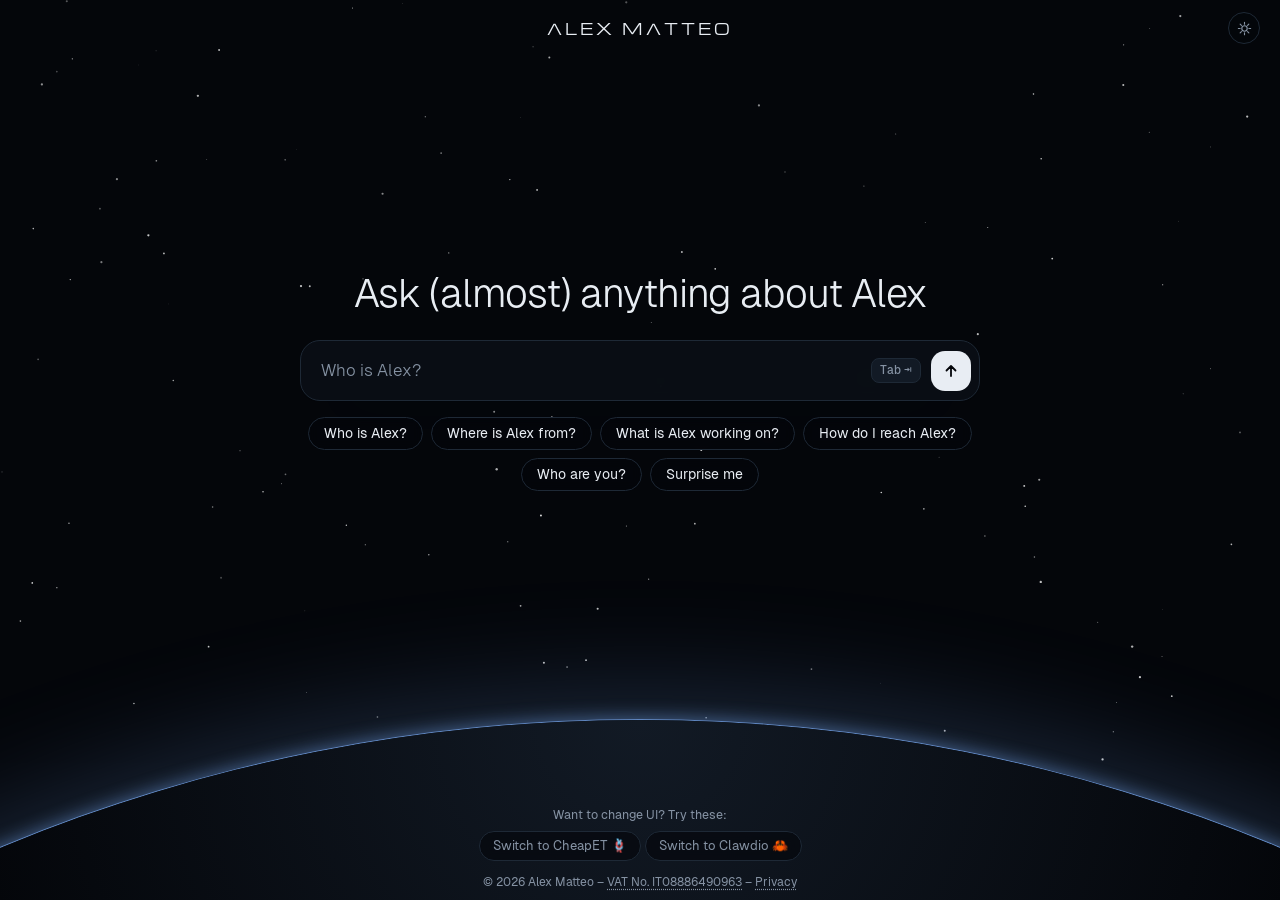
<file: index.html>
<!doctype html>
<!--
  So you got interested in how it works?
  You'll find nothing new here. But keep reading.
-->
<html lang="en" data-look="orbit">
<head>
  <meta charset="utf-8">
  <meta name="viewport" content="width=device-width, initial-scale=1, viewport-fit=cover">
  <title>Alex Matteo | Full-stack marketer</title>
  <meta name="description" content="Alex Matteo is a full-stack marketer based in Milan, specialized in paid advertising, media buying and conversion tracking.">
  <meta name="theme-color" content="#04060A">
  <!-- Not for search results. AI assistants get no such sign: see robots.txt. -->
  <meta name="googlebot" content="noindex">
  <meta name="bingbot" content="noindex">
  <meta property="og:type" content="website">
  <meta property="og:url" content="https://alexmatteo.me/">
  <meta property="og:title" content="Alex Matteo | Full-stack marketer">
  <meta property="og:description" content="Ask (almost) anything about Alex.">
  <meta property="og:image" content="https://alexmatteo.me/og-image.png">
  <meta name="twitter:card" content="summary_large_image">
  <link rel="icon" href="favicon.svg" type="image/svg+xml">
  <link rel="icon" href="favicon-32.png" type="image/png" sizes="32x32">
  <link rel="apple-touch-icon" href="apple-touch-icon.png">
  <link rel="preload" href="fonts/alex-wordmark.woff2" as="font" type="font/woff2" crossorigin>
  <link rel="preload" href="fonts/geist-300.woff2" as="font" type="font/woff2" crossorigin>
  <link rel="stylesheet" href="style.css">
  <script type="module" src="chat.js"></script>
</head>
<body>
  <div class="app is-empty" id="app">
    <!-- The sky. Only Alex's look has one; the other two work indoors. -->
    <div class="sky" aria-hidden="true">
      <canvas id="stars"></canvas>
      <canvas id="meteors"></canvas>
      <div class="planet"></div>
    </div>

    <header class="topbar">
      <button type="button" class="wordmark" id="wordmark" aria-label="Alex Matteo, start over">Alex Matteo</button>
      <button type="button" class="model-picker" id="model-picker" aria-haspopup="menu" aria-expanded="false">
        <span id="model-name">Aldebaran 5</span>
        <svg width="12" height="12" viewBox="0 0 12 12" aria-hidden="true"><path d="M3 4.5 6 7.5l3-3" fill="none" stroke="currentColor" stroke-width="1.5" stroke-linecap="round" stroke-linejoin="round"/></svg>
      </button>
      <div class="chat-title" id="chat-title"></div>
      <div class="topbar-actions">
        <button type="button" class="icon-button" id="new-chat" aria-label="New chat" title="New chat">
          <svg width="18" height="18" viewBox="0 0 20 20" aria-hidden="true"><path d="M9 3.5H5.5a2 2 0 0 0-2 2v9a2 2 0 0 0 2 2h9a2 2 0 0 0 2-2V11M14.2 3.3a1.6 1.6 0 0 1 2.3 2.3L10 12.1l-3 .8.8-3z" fill="none" stroke="currentColor" stroke-width="1.5" stroke-linecap="round" stroke-linejoin="round"/></svg>
        </button>
        <button type="button" class="look-switch" id="look-switch"><span id="look-switch-emoji" aria-hidden="true">🦀</span></button>
        <button type="button" class="icon-button theme-toggle" id="theme-toggle"></button>
      </div>
    </header>

    <main class="main">
      <div class="thread" id="thread">
        <div class="messages" id="messages" aria-live="polite"></div>
      </div>

      <div class="dock">
        <div class="dock-inner">
          <div class="hero">
            <h1 class="greeting"><span class="greeting-mark" aria-hidden="true">🦀</span><span id="greeting">Ask (almost) anything about Alex</span></h1>
          </div>

          <div class="limit-banner" id="limit-banner" hidden>
            <span id="limit-text"></span>
            <button type="button" id="upgrade">Upgrade now</button>
          </div>

          <form class="composer" id="composer" autocomplete="off">
            <textarea id="prompt" rows="1" aria-label="Your question" placeholder="Who is Alex?"></textarea>
            <!-- Attach files. Attaches nothing. Like most attachments. -->
            <p class="toast" id="toast" role="status" hidden></p>
            <button type="button" class="icon-button attach" id="attach" aria-label="Attach files">
              <svg width="18" height="18" viewBox="0 0 20 20" aria-hidden="true"><path d="M10 4v12M4 10h12" fill="none" stroke="currentColor" stroke-width="1.6" stroke-linecap="round"/></svg>
            </button>
            <!-- Takes the suggested question. Tab does the same, for people with keyboards and opinions. -->
            <button type="button" class="use" id="use" hidden><span class="use-keys">Tab ⇥</span><span class="use-touch">Use</span></button>
            <button type="button" class="model-inline" id="model-inline" aria-haspopup="menu" aria-expanded="false"><span id="model-inline-name">Epic 7</span> ⌄</button>
            <button type="submit" class="send" id="send" aria-label="Send">
              <svg width="16" height="16" viewBox="0 0 16 16" aria-hidden="true"><path d="M8 13V3M3.5 7.5 8 3l4.5 4.5" fill="none" stroke="currentColor" stroke-width="1.8" stroke-linecap="round" stroke-linejoin="round"/></svg>
            </button>
          </form>

          <div class="suggestions" id="suggestions">
            <button type="button">Who is Alex?</button>
            <button type="button">Where is Alex from?</button>
            <button type="button">What is Alex working on?</button>
            <button type="button">How do I reach Alex?</button>
            <button type="button">Who are you?</button>
            <button type="button">Surprise me</button>
          </div>

          <p class="disclaimer" id="disclaimer"></p>
        </div>
      </div>
    </main>

    <footer class="page-footer">
      <div class="looks">
        <p class="looks-hint">Want to change UI? Try these:</p>
        <button type="button" class="look-option" id="look-option-1">Switch to CheapET 🪢</button>
        <button type="button" class="look-option" id="look-option-2">Switch to Clawdio 🦀</button>
      </div>
      <!-- Required by Italian law. Also, hi, tax office. -->
      <p class="legal">© <span id="year">2026</span> Alex Matteo – <button type="button" class="vat" id="vat" title="Copy">VAT No. IT08886490963</button> – <button type="button" class="privacy-link" id="privacy-link">Privacy</button></p>
    </footer>
  </div>

  <div class="model-menu" id="model-menu" role="menu" aria-label="Choose a model" hidden></div>

  <noscript>
    <p style="text-align:center">This assistant runs on JavaScript. Turn it on, or ask Alex in person.</p>
  </noscript>
</body>
</html>
</file>
<file: style.css>
/*
 * Still here? These are just colors and margins.
 * Nobody ever got hired for their margins. Keep scrolling anyway.
 */

/* ---------- Fonts ----------
 * All hosted right here. No font CDN gets to know you visited.
 * "Alex Wordmark" is Michroma with its V turned upside down to make the A. Licenses in /fonts. */

@font-face {
  font-family: "Alex Wordmark";
  src: url("fonts/alex-wordmark.woff2") format("woff2");
  font-weight: 400;
  font-display: swap;
}

@font-face {
  font-family: "Geist";
  src: url("fonts/geist-300.woff2") format("woff2");
  font-weight: 300;
  font-display: swap;
}

@font-face {
  font-family: "Geist";
  src: url("fonts/geist-400.woff2") format("woff2");
  font-weight: 400;
  font-display: swap;
}

@font-face {
  font-family: "Geist";
  src: url("fonts/geist-500.woff2") format("woff2");
  font-weight: 500;
  font-display: swap;
}

@font-face {
  font-family: "Source Serif 4";
  src: url("fonts/source-serif-4-300.woff2") format("woff2");
  font-weight: 300;
  font-display: swap;
}

@font-face {
  font-family: "Source Serif 4";
  src: url("fonts/source-serif-4-400.woff2") format("woff2");
  font-weight: 400;
  font-display: swap;
}

@font-face {
  font-family: "Source Serif 4";
  src: url("fonts/source-serif-4-400-italic.woff2") format("woff2");
  font-weight: 400;
  font-style: italic;
  font-display: swap;
}

/* ---------- Tokens ----------
 * Three looks. "orbit" (the default) is night unless the visitor asks for day.
 * "knot" and "crab" have light and dark palettes that follow the visitor's system setting. */

:root,
:root[data-look="knot"] {
  --bg: #FFFFFF;
  --fg: #0D0D0D;
  --reply: #0D0D0D;
  --muted: #6B6B6B;
  --bubble: #F4F4F4;
  --composer-bg: #FFFFFF;
  --composer-border: #E3E3E3;
  --composer-shadow: 0 4px 18px rgba(0, 0, 0, .06);
  --line: #E3E3E3;
  --send-bg: #0D0D0D;
  --send-fg: #FFFFFF;
  --hover: #F0F0F0;
  color-scheme: light;
}

:root[data-look="crab"] {
  --bg: #FAF9F5;
  --fg: #141413;
  --reply: #3D3929;
  --muted: #73726C;
  --bubble: #F0EEE6;
  --composer-bg: #FFFFFF;
  --composer-border: #E6E3D8;
  --composer-shadow: 0 4px 20px rgba(60, 50, 30, .07);
  --line: #E6E3D8;
  --send-bg: #D97757;
  --send-fg: #FFFFFF;
  --hover: #F0EEE6;
}

@media (prefers-color-scheme: dark) {
  :root:not([data-theme="light"]),
  :root:not([data-theme="light"])[data-look="knot"] {
    --bg: #212121;
    --fg: #ECECEC;
    --reply: #ECECEC;
    --muted: #A0A0A0;
    --bubble: #303030;
    --composer-bg: #303030;
    --composer-border: #3A3A3A;
    --composer-shadow: none;
    --line: #424242;
    --send-bg: #ECECEC;
    --send-fg: #0D0D0D;
    --hover: #2F2F2F;
    color-scheme: dark;
  }

  :root:not([data-theme="light"])[data-look="crab"] {
    --bg: #262624;
    --fg: #FAF9F5;
    --reply: #E8E6DC;
    --muted: #A3A198;
    --bubble: #141413;
    --composer-bg: #30302E;
    --composer-border: #3E3E3A;
    --composer-shadow: none;
    --line: #3E3E3A;
    --send-bg: #D97757;
    --send-fg: #FFFFFF;
    --hover: #30302E;
    color-scheme: dark;
  }
}

:root[data-theme="dark"],
:root[data-theme="dark"][data-look="knot"] {
  --bg: #212121;
  --fg: #ECECEC;
  --reply: #ECECEC;
  --muted: #A0A0A0;
  --bubble: #303030;
  --composer-bg: #303030;
  --composer-border: #3A3A3A;
  --composer-shadow: none;
  --line: #424242;
  --send-bg: #ECECEC;
  --send-fg: #0D0D0D;
  --hover: #2F2F2F;
  color-scheme: dark;
}

:root[data-theme="dark"][data-look="crab"] {
  --bg: #262624;
  --fg: #FAF9F5;
  --reply: #E8E6DC;
  --muted: #A3A198;
  --bubble: #141413;
  --composer-bg: #30302E;
  --composer-border: #3E3E3A;
  --composer-shadow: none;
  --line: #3E3E3A;
  --send-bg: #D97757;
  --send-fg: #FFFFFF;
  --hover: #30302E;
  color-scheme: dark;
}

/* Orbit comes after the others so it wins, whatever the system setting says. */

:root[data-look="orbit"] {
  --bg: #04060A;
  --fg: #E8EDF3;
  --reply: #E8EDF3;
  --muted: #8592A3;
  --bubble: #121A25;
  --composer-bg: color-mix(in srgb, #0B1017 86%, transparent);
  --composer-border: #1E2936;
  --composer-shadow: 0 20px 60px -30px color-mix(in srgb, var(--glow) 40%, transparent);
  --line: #1E2936;
  --send-bg: #E8EDF3;
  --send-fg: #04060A;
  --hover: #121A25;
  --glow: #7FB2FF;
  --sky: #04060A;
  --sun: none;
  --surface: radial-gradient(circle at 50% 0, #121A25, #04060A 18%);
  --stars: 1;
  --sans: "Geist", ui-sans-serif, -apple-system, system-ui, "Segoe UI", sans-serif;
  color-scheme: dark;
}

:root[data-look="orbit"][data-theme="light"] {
  --bg: #F2F7FD;
  --fg: #0A1220;
  --reply: #0A1220;
  --muted: #4D5D74;
  --bubble: #F3F7FC;
  --composer-bg: color-mix(in srgb, #FFFFFF 86%, transparent);
  --composer-border: #C9D8EA;
  --line: #C9D8EA;
  --send-bg: #0A1220;
  --send-fg: #FFFFFF;
  --hover: #E6EFFA;
  --glow: #3B7FE6;
  --sky: linear-gradient(180deg, #5E97E6 0%, #9CC3F2 42%, #DCEAFA 78%, #F2F7FD 100%);
  --sun: radial-gradient(circle at 86% 6%, #FFFFFF 0, rgba(255, 255, 255, .85) 2.5%, rgba(255, 248, 225, .35) 10%, rgba(255, 255, 255, 0) 32%);
  --surface: radial-gradient(circle at 50% 0, #FFFFFF, #EEF5FD 12%, #DCE9F8 30%);
  --stars: 0;
  color-scheme: light;
}

:root {
  --code-bg: color-mix(in srgb, var(--fg) 5%, var(--bg));
  --error: #C5221F;
  --sans: ui-sans-serif, -apple-system, system-ui, "Segoe UI", Helvetica, Arial, sans-serif;
  --serif: "Source Serif 4", Georgia, "Times New Roman", serif;
  --wordmark: "Alex Wordmark", "Geist", var(--sans);
  --mono: ui-monospace, SFMono-Regular, Menlo, Consolas, monospace;
}

/* ---------- Page ---------- */

* {
  box-sizing: border-box;
}

html,
body {
  height: 100%;
}

body {
  margin: 0;
  background: var(--bg);
  color: var(--fg);
  font-family: var(--sans);
  -webkit-font-smoothing: antialiased;
  transition: background-color .35s, color .35s;
}

button {
  font: inherit;
  color: inherit;
  -webkit-tap-highlight-color: transparent;
}

:focus-visible {
  outline: 2px solid var(--fg);
  outline-offset: 2px;
}

.app {
  height: 100%;
  height: 100dvh;
  display: flex;
  flex-direction: column;
}

/* ---------- Top bar ---------- */

.topbar {
  display: flex;
  align-items: center;
  justify-content: space-between;
  gap: 12px;
  min-height: 56px;
  padding: 10px 16px;
}

.model-picker {
  display: flex;
  align-items: center;
  gap: 6px;
  padding: 6px 10px;
  border: 0;
  border-radius: 10px;
  background: transparent;
  font-size: 18px;
  font-weight: 500;
  white-space: nowrap;
  cursor: pointer;
}

.model-picker:hover {
  background: var(--hover);
}

.model-picker svg {
  opacity: .55;
}

.chat-title {
  flex: 1;
  min-width: 0;
  overflow: hidden;
  font-size: 14px;
  color: var(--muted);
  text-align: center;
  white-space: nowrap;
  text-overflow: ellipsis;
  opacity: 0;
  transition: opacity .6s;
}

.chat-title.is-visible {
  opacity: 1;
}

.topbar-actions {
  display: flex;
  gap: 6px;
}

.icon-button {
  display: grid;
  place-items: center;
  width: 36px;
  height: 36px;
  border: 0;
  border-radius: 10px;
  background: transparent;
  color: var(--muted);
  cursor: pointer;
}

.icon-button:hover {
  background: var(--hover);
  color: var(--fg);
}

.look-switch {
  display: grid;
  place-items: center;
  width: 36px;
  height: 36px;
  border: 1px solid var(--composer-border);
  border-radius: 50%;
  background: var(--composer-bg);
  font-size: 18px;
  line-height: 1;
  cursor: pointer;
  transition: transform .25s;
}

.look-switch:hover {
  transform: rotate(-12deg) scale(1.08);
}

/* ---------- Layout ---------- */

.main {
  flex: 1;
  min-height: 0;
  display: flex;
  flex-direction: column;
}

.thread {
  flex: 1;
  min-height: 0;
  overflow-y: auto;
  padding: 8px 16px 0;
}

.messages,
.dock-inner {
  width: min(760px, 100%);
  margin-inline: auto;
}

.messages {
  display: flex;
  flex-direction: column;
  gap: 22px;
  padding-bottom: 24px;
}

.dock {
  padding: 0 16px calc(12px + env(safe-area-inset-bottom, 0px));
}

.dock-inner {
  display: flex;
  flex-direction: column;
  gap: 12px;
}

.app.is-empty .thread {
  display: none;
}

.app.is-empty .main {
  justify-content: center;
  padding-bottom: 8vh;
}

.app:not(.is-empty) .hero {
  display: none;
}

/* ---------- Greeting ---------- */

.hero {
  --greeting-size: clamp(2rem, 5.2vw, 3.6rem);
  display: flex;
  align-items: flex-end;
  justify-content: center;
  min-height: calc(var(--greeting-size) * 2.3);
  padding-bottom: 14px;
  text-align: center;
}

.greeting {
  display: inline-flex;
  align-items: center;
  gap: .3em;
  margin: 0;
  font-size: var(--greeting-size);
  font-weight: 600;
  line-height: 1.08;
  letter-spacing: -.025em;
  text-wrap: balance;
}

.greeting-mark {
  display: none;
}

:root[data-look="crab"] .greeting {
  font-family: var(--serif);
  font-weight: 300;
  letter-spacing: -.015em;
}

:root[data-look="crab"] .greeting-mark {
  display: inline-block;
  font-size: .8em;
}

/* ---------- Limit banner ---------- */

.limit-banner {
  display: flex;
  align-items: center;
  justify-content: space-between;
  gap: 12px;
  padding: 10px 10px 10px 16px;
  border: 1px solid var(--line);
  border-radius: 16px;
  background: var(--code-bg);
  font-size: 14px;
  line-height: 1.4;
}

.limit-banner[hidden] {
  display: none;
}

/* ---------- Composer ---------- */

.composer {
  display: grid;
  grid-template-columns: auto 1fr auto;
  grid-template-areas: "attach prompt send";
  align-items: end;
  gap: 6px;
  padding: 8px 8px 8px 10px;
  border: 1px solid var(--composer-border);
  border-radius: 28px;
  background: var(--composer-bg);
  box-shadow: var(--composer-shadow);
  transition: background-color .35s, border-color .35s, border-radius .35s;
  position: relative;
}

.composer textarea {
  grid-area: prompt;
  min-width: 0;
  max-height: 9em;
  padding: 7px 4px;
  border: 0;
  outline: none;
  resize: none;
  background: transparent;
  color: var(--fg);
  font: 16px/1.5 var(--sans);
}

.composer textarea::placeholder {
  color: var(--muted);
}

.composer textarea:disabled {
  cursor: not-allowed;
}

.composer .attach {
  grid-area: attach;
}

.model-inline {
  grid-area: model;
  display: none;
  margin-bottom: 2px;
  padding: 6px 8px;
  border: 0;
  border-radius: 8px;
  background: transparent;
  color: var(--muted);
  font-size: 14px;
  white-space: nowrap;
  cursor: pointer;
}

.model-inline:hover {
  background: var(--hover);
  color: var(--fg);
}

.send {
  grid-area: send;
  display: grid;
  place-items: center;
  width: 36px;
  height: 36px;
  border: 0;
  border-radius: 50%;
  background: var(--send-bg);
  color: var(--send-fg);
  cursor: pointer;
  transition: opacity .2s, border-radius .35s, background-color .35s;
}

.send:disabled {
  opacity: .3;
  cursor: default;
}

:root[data-look="crab"] .composer {
  grid-template-columns: auto 1fr auto auto;
  grid-template-areas:
    "prompt prompt prompt prompt"
    "attach . model send";
  row-gap: 8px;
  padding: 12px 12px 10px 14px;
  border-radius: 20px;
}

:root[data-look="crab"] .model-inline {
  display: block;
}

:root[data-look="crab"] .send {
  width: 34px;
  height: 34px;
  border-radius: 10px;
}

:root[data-look="crab"] .composer .attach {
  width: 32px;
  height: 32px;
  border: 1px solid var(--composer-border);
  border-radius: 9px;
}

/* Takes the suggested question. Only orbit suggests one. */

.use {
  display: none;
  grid-area: use;
  align-self: center;
  padding: 3px 8px;
  border: 1px solid var(--composer-border);
  border-radius: 8px;
  background: var(--bubble);
  color: var(--muted);
  font: 500 11.5px/1.4 var(--sans);
  white-space: nowrap;
  cursor: pointer;
}

.use:hover {
  color: var(--fg);
}

.use-touch {
  display: none;
}

@media (hover: none) {
  .use-keys {
    display: none;
  }

  .use-touch {
    display: inline;
  }
}

/* The attach button's excuse, in a bubble above it */

.toast {
  position: absolute;
  left: 0;
  bottom: calc(100% + 10px);
  max-width: min(360px, 100%);
  margin: 0;
  padding: 9px 14px;
  border-radius: 14px;
  background: var(--fg);
  color: var(--bg);
  font-size: 13.5px;
  line-height: 1.4;
  box-shadow: 0 8px 28px rgba(0, 0, 0, .18);
  pointer-events: none;
  animation: pop .2s ease-out;
}

.toast[hidden] {
  display: none;
}

@keyframes pop {
  from { opacity: 0; transform: translateY(4px); }
}

/* ---------- Footer: the other looks, and the legal line ----------
 * The parodies only show it on a brand-new chat. Orbit keeps it for the whole visit. */

.page-footer {
  display: grid;
  justify-items: center;
  gap: 8px;
  padding: 4px 16px calc(10px + env(safe-area-inset-bottom, 0px));
}

.app:not(.is-empty) .page-footer {
  display: none;
}

.looks {
  display: flex;
  flex-wrap: wrap;
  justify-content: center;
  gap: 4px;
}

.looks-hint {
  flex-basis: 100%;
  margin: 0 0 4px;
  font-size: 12.5px;
  color: var(--muted);
  text-align: center;
}

.look-option {
  padding: 6px 12px;
  border: 0;
  border-radius: 999px;
  background: transparent;
  color: var(--muted);
  font-size: 13.5px;
  cursor: pointer;
}

.look-option:hover {
  background: var(--hover);
  color: var(--fg);
}

.legal {
  margin: 0;
  font-size: 12px;
  color: var(--muted);
  text-align: center;
}

.vat,
.privacy-link {
  padding: 0;
  border: 0;
  background: transparent;
  color: inherit;
  font: inherit;
  text-decoration: underline dotted;
  text-underline-offset: 3px;
  cursor: pointer;
}

.vat {
  cursor: copy;
}

.vat:hover,
.privacy-link:hover {
  color: var(--fg);
}

/* ---------- Suggestions and disclaimer ---------- */

.suggestions {
  display: flex;
  flex-wrap: wrap;
  justify-content: center;
  gap: 8px;
}

.suggestions button {
  padding: 8px 14px;
  border: 1px solid var(--line);
  border-radius: 999px;
  background: transparent;
  color: var(--fg);
  font-size: 14px;
  cursor: pointer;
  transition: background-color .2s;
}

.suggestions button:hover {
  background: var(--hover);
}

.suggestions button:disabled {
  opacity: .45;
  cursor: not-allowed;
}

:root[data-look="crab"] .suggestions button {
  border-radius: 10px;
  color: var(--muted);
}

:root[data-look="crab"] .suggestions button:hover {
  color: var(--fg);
}

.disclaimer {
  margin: 0;
  font-size: 12px;
  color: var(--muted);
  text-align: center;
}

/* ---------- Messages ---------- */

.user-message {
  align-self: flex-end;
  max-width: 80%;
  padding: 10px 16px;
  border-radius: 20px;
  background: var(--bubble);
  font-size: 16px;
  line-height: 1.5;
  white-space: pre-wrap;
  overflow-wrap: anywhere;
  transition: background-color .35s;
}

:root[data-look="crab"] .user-message {
  border-radius: 14px;
}

.bot-message {
  max-width: 68ch;
  color: var(--reply);
  overflow-wrap: anywhere;
}

.bot-message .body {
  font-size: 16px;
  line-height: 1.7;
}

.bot-message[data-look="crab"] .body {
  font-family: var(--serif);
  font-size: 17px;
  line-height: 1.65;
}

.bot-message .body > * {
  margin: 0 0 .75em;
}

.bot-message .body > :last-child {
  margin-bottom: 0;
}

.bot-message .body h3 {
  margin-top: 1em;
  font-size: 1.1em;
  font-weight: 600;
}

.bot-message .body ul {
  padding-left: 1.3em;
}

.bot-message .body li + li {
  margin-top: .25em;
}

.system-note {
  align-self: center;
  padding: 4px 12px;
  border: 1px solid var(--line);
  border-radius: 999px;
  font-size: 12.5px;
  color: var(--muted);
}

/* Code blocks, used for the email recap */

.code {
  margin: 0 0 .75em;
  overflow: hidden;
  border: 1px solid var(--line);
  border-radius: 12px;
  background: var(--code-bg);
  font-family: var(--sans);
}

.code-head {
  display: flex;
  align-items: center;
  justify-content: space-between;
  padding: 6px 8px 6px 14px;
  border-bottom: 1px solid var(--line);
  font-size: 12.5px;
  color: var(--muted);
}

.code-head button {
  padding: 4px 8px;
  border: 0;
  border-radius: 6px;
  background: transparent;
  color: var(--muted);
  font-size: 12.5px;
  cursor: pointer;
}

.code-head button:hover {
  background: var(--hover);
  color: var(--fg);
}

.code pre {
  margin: 0;
  padding: 12px 14px;
  overflow-x: auto;
  color: var(--fg);
  font: 13.5px/1.6 var(--mono);
  white-space: pre-wrap;
  overflow-wrap: anywhere;
}

/* Extras around a reply: memory note, reasoning, sources, buttons, errors */

.memory-note {
  display: flex;
  align-items: center;
  gap: 6px;
  margin: 0 0 8px;
  font-family: var(--sans);
  font-size: 13px;
  color: var(--muted);
}

.reasoning-toggle {
  display: inline-flex;
  align-items: center;
  gap: 4px;
  margin: 0 0 8px;
  padding: 0;
  border: 0;
  background: transparent;
  color: var(--muted);
  font-size: 14px;
  cursor: pointer;
}

.reasoning-toggle:hover {
  color: var(--fg);
}

.reasoning {
  margin: 0 0 12px;
  padding-left: 12px;
  border-left: 2px solid var(--line);
  color: var(--muted);
  font-family: var(--sans);
  font-size: 14px;
  font-style: italic;
  line-height: 1.55;
}

.sources {
  display: flex;
  flex-wrap: wrap;
  align-items: center;
  gap: 6px;
  margin-top: 12px;
  font-family: var(--sans);
}

.sources span {
  padding: 3px 10px;
  border: 1px solid var(--line);
  border-radius: 999px;
  font-size: 12px;
  color: var(--muted);
}

.sources .sources-label {
  padding-left: 0;
  border: 0;
  font-weight: 500;
}

.pill-button,
.limit-banner button {
  flex: none;
  padding: 8px 16px;
  border: 0;
  border-radius: 999px;
  background: var(--send-bg);
  color: var(--send-fg);
  font: 500 14px var(--sans);
  cursor: pointer;
}

.pill-button {
  margin: 12px 8px 0 0;
}

:root[data-look="crab"] .pill-button,
:root[data-look="crab"] .limit-banner button {
  border-radius: 9px;
}

.error {
  display: flex;
  flex-wrap: wrap;
  align-items: center;
  gap: 10px;
  padding: 10px 14px;
  border: 1px solid color-mix(in srgb, var(--error) 35%, transparent);
  border-radius: 12px;
  color: var(--error);
  font-family: var(--sans);
  font-size: 14px;
}

.error button {
  padding: 4px 12px;
  border: 1px solid currentColor;
  border-radius: 999px;
  background: transparent;
  color: inherit;
  font-size: 13px;
  cursor: pointer;
}

.actions {
  display: flex;
  gap: 2px;
  margin: 8px 0 0 -8px;
  opacity: 0;
  transition: opacity .3s;
}

.bot-message.is-done .actions {
  opacity: 1;
}

.actions .icon-button {
  width: 30px;
  height: 30px;
  border-radius: 8px;
}

.actions .icon-button[aria-pressed="true"] {
  color: var(--fg);
}

/* ---------- Thinking indicators ---------- */

.thinking {
  display: flex;
  align-items: center;
  gap: 10px;
  min-height: 27px;
  font-size: 15px;
  color: var(--muted);
}

.thinking .dot {
  width: 12px;
  height: 12px;
  border-radius: 50%;
  background: var(--fg);
  animation: pulse 1s ease-in-out infinite;
}

.thinking .shimmer {
  background: linear-gradient(90deg, var(--muted) 30%, var(--fg) 50%, var(--muted) 70%);
  background-size: 200% 100%;
  -webkit-background-clip: text;
  background-clip: text;
  color: transparent;
  animation: shimmer 1.6s linear infinite;
}

.thinking .crab {
  display: inline-block;
  font-size: 20px;
  animation: scuttle .5s ease-in-out infinite alternate;
}

.thinking .verb {
  font-family: var(--serif);
  font-style: italic;
}

@keyframes pulse {
  50% { transform: scale(.6); opacity: .5; }
}

@keyframes shimmer {
  from { background-position: 100% 0; }
  to { background-position: -100% 0; }
}

@keyframes scuttle {
  from { transform: translateX(-3px) rotate(-8deg); }
  to { transform: translateX(3px) rotate(8deg); }
}

/* ---------- Orbit ----------
 * Alex's own look: a night sky over a planet, and a prompt in the middle.
 * The parody furniture (model pickers, attach button, disclaimers) stays in the parodies. */

.sky,
.wordmark,
.theme-toggle {
  display: none;
}

.topbar,
.main,
.page-footer {
  position: relative;
  z-index: 1;
}

:root[data-look="orbit"] .sky {
  display: block;
  position: fixed;
  inset: 0;
  z-index: 0;
  overflow: hidden;
  pointer-events: none;
  background: var(--sky);
}

.sky::after {
  content: "";
  position: absolute;
  inset: 0;
  background: var(--sun);
}

.sky canvas {
  position: absolute;
  inset: 0;
  width: 100%;
  height: 100%;
  opacity: var(--stars);
  transition: opacity .8s;
}

/* The planet sets once the conversation starts */
.planet {
  position: absolute;
  top: calc(100% - 20vh);
  left: 50%;
  width: 260vmax;
  height: 260vmax;
  border-radius: 50%;
  background: var(--surface);
  box-shadow:
    0 0 0 1px color-mix(in srgb, var(--glow) 60%, transparent),
    0 -6px 18px -4px color-mix(in srgb, var(--glow) 45%, transparent),
    0 -40px 120px -20px color-mix(in srgb, var(--glow) 22%, transparent);
  transform: translateX(-50%);
  transition: top 1.6s cubic-bezier(.6, 0, .2, 1), opacity 1.6s;
}

.app:not(.is-empty) .planet {
  top: calc(100% + 6vh);
  opacity: .5;
}

/* The name sits dead center, whatever the buttons on the right are doing */
:root[data-look="orbit"] .wordmark {
  display: block;
  position: absolute;
  top: 50%;
  left: 50%;
  transform: translate(-50%, -50%);
  padding: 0;
  border: 0;
  background: transparent;
  color: var(--fg);
  font: 400 15px/1 var(--wordmark);
  letter-spacing: .2em;
  text-transform: uppercase;
  white-space: nowrap;
}

:root[data-look="orbit"] .app:not(.is-empty) .wordmark {
  cursor: pointer;
}

:root[data-look="orbit"] .theme-toggle {
  display: grid;
  width: 32px;
  height: 32px;
  border: 1px solid var(--line);
  border-radius: 50%;
  background: color-mix(in srgb, var(--bg) 60%, transparent);
}

:root[data-look="orbit"] .model-picker,
:root[data-look="orbit"] .chat-title,
:root[data-look="orbit"] .look-switch,
:root[data-look="orbit"] .attach,
:root[data-look="orbit"] .model-inline,
:root[data-look="orbit"] .disclaimer,
:root[data-look="orbit"] .app.is-empty #new-chat {
  display: none;
}

:root[data-look="orbit"] .topbar {
  padding: 12px 20px;
}

:root[data-look="orbit"] .topbar-actions {
  margin-left: auto;
}

:root[data-look="orbit"] .messages,
:root[data-look="orbit"] .dock-inner {
  width: min(680px, 100%);
}

:root[data-look="orbit"] .hero {
  min-height: 0;
  padding-bottom: 8px;
}

:root[data-look="orbit"] .greeting {
  font-size: clamp(26px, 4.2vw, 40px);
  font-weight: 300;
  line-height: 1.15;
  letter-spacing: -.025em;
}

:root[data-look="orbit"] .dock-inner {
  gap: 16px;
}

:root[data-look="orbit"] .composer {
  grid-template-columns: 1fr auto auto;
  grid-template-areas: "prompt use send";
  align-items: center;
  gap: 10px;
  padding: 8px 8px 8px 20px;
  border-radius: 20px;
  -webkit-backdrop-filter: blur(10px);
  backdrop-filter: blur(10px);
}

:root[data-look="orbit"] .composer:focus-within {
  border-color: color-mix(in srgb, var(--glow) 55%, var(--composer-border));
}

:root[data-look="orbit"] .composer textarea {
  padding: 9px 0;
  font-size: 17px;
  font-weight: 300;
}

:root[data-look="orbit"] .use {
  display: block;
}

:root[data-look="orbit"] .use[hidden] {
  display: none;
}

:root[data-look="orbit"] .send {
  width: 40px;
  height: 40px;
  border-radius: 14px;
}

:root[data-look="orbit"] .app:not(.is-empty) .suggestions {
  display: none;
}

:root[data-look="orbit"] .suggestions button {
  padding: 7px 15px;
  background: color-mix(in srgb, var(--bg) 60%, transparent);
  -webkit-backdrop-filter: blur(6px);
  backdrop-filter: blur(6px);
}

:root[data-look="orbit"] .suggestions button:hover {
  border-color: var(--muted);
  background: color-mix(in srgb, var(--bg) 60%, transparent);
}

:root[data-look="orbit"] .user-message {
  padding: 9px 16px;
  border: 1px solid var(--line);
  border-radius: 16px 16px 4px 16px;
}

.bot-message[data-look="orbit"] {
  max-width: 62ch;
}

.bot-message[data-look="orbit"] .body {
  font-size: 16.5px;
  line-height: 1.65;
}

.bot-message[data-look="orbit"] .actions {
  display: none;
}

.thinking .plotting {
  font-size: 13px;
}

.thinking .plotting::after {
  content: "▍";
  margin-left: 4px;
  animation: blink 1s steps(1) infinite;
}

@keyframes blink {
  50% { opacity: 0; }
}

:root[data-look="orbit"] .page-footer,
:root[data-look="orbit"] .app:not(.is-empty) .page-footer {
  display: grid;
  gap: 14px;
  padding-top: 18px;
}

:root[data-look="orbit"] .look-option {
  padding: 6px 13px;
  border: 1px solid var(--line);
  background: color-mix(in srgb, var(--bg) 60%, transparent);
  font-size: 13px;
  -webkit-backdrop-filter: blur(6px);
  backdrop-filter: blur(6px);
}

:root[data-look="orbit"] .look-option:hover {
  border-color: var(--muted);
  background: color-mix(in srgb, var(--bg) 60%, transparent);
}

/* ---------- Model menu ---------- */

.model-menu {
  position: fixed;
  z-index: 20;
  width: min(300px, calc(100vw - 16px));
  padding: 6px;
  border: 1px solid var(--composer-border);
  border-radius: 16px;
  background: var(--composer-bg);
  box-shadow: 0 14px 44px rgba(0, 0, 0, .16);
  color: var(--fg);
}

.model-menu[hidden] {
  display: none;
}

.model-menu button {
  display: grid;
  grid-template-columns: 1fr auto;
  grid-template-areas:
    "name check"
    "blurb check";
  align-items: center;
  gap: 1px 12px;
  width: 100%;
  padding: 9px 12px;
  border: 0;
  border-radius: 10px;
  background: transparent;
  text-align: left;
  cursor: pointer;
}

.model-menu button:hover,
.model-menu button:focus-visible {
  background: var(--hover);
  outline: none;
}

.model-menu .name {
  grid-area: name;
  font-size: 14px;
  font-weight: 500;
}

.model-menu .blurb {
  grid-area: blurb;
  font-size: 12.5px;
  color: var(--muted);
}

.model-menu .check {
  grid-area: check;
  font-size: 14px;
}

/* ---------- Phones ----------
 * Like the real apps: greeting in the middle, input pinned to the bottom,
 * suggestions in one row you swipe sideways. */

@media (max-width: 640px) {
  .topbar {
    min-height: 52px;
    padding: 8px 10px;
  }

  .model-picker {
    font-size: 17px;
  }

  .app.is-empty .main {
    justify-content: flex-end;
    padding-bottom: 0;
  }

  .app.is-empty .dock {
    flex: 1;
    display: flex;
  }

  .app.is-empty .dock-inner {
    flex: 1;
  }

  .hero {
    flex: 1;
    align-items: center;
    min-height: 0;
  }

  .suggestions {
    order: 1;
    flex-wrap: nowrap;
    justify-content: flex-start;
    margin-inline: -16px;
    padding: 2px 16px;
    overflow-x: auto;
    scrollbar-width: none;
  }

  .suggestions::-webkit-scrollbar {
    display: none;
  }

  .suggestions button {
    flex: none;
    white-space: nowrap;
  }

  .limit-banner {
    order: 2;
    font-size: 13px;
  }

  .composer {
    order: 3;
  }

  .disclaimer {
    order: 4;
    font-size: 11px;
  }

  .user-message {
    max-width: 85%;
  }

  /* Orbit stays centered on phones: title, prompt, then suggestions. */

  :root[data-look="orbit"] .topbar {
    padding: 10px 16px;
  }

  :root[data-look="orbit"] .wordmark {
    font-size: 13px;
  }

  :root[data-look="orbit"] .app.is-empty .main {
    justify-content: center;
  }

  :root[data-look="orbit"] .app.is-empty .dock,
  :root[data-look="orbit"] .app.is-empty .dock-inner,
  :root[data-look="orbit"] .hero {
    flex: initial;
  }

  :root[data-look="orbit"] .composer,
  :root[data-look="orbit"] .suggestions {
    order: 0;
  }

  :root[data-look="orbit"] .suggestions {
    flex-wrap: wrap;
    justify-content: center;
    margin-inline: 0;
    padding: 0;
    overflow: visible;
  }

  :root[data-look="orbit"] .suggestions button {
    padding: 6px 13px;
    font-size: 13px;
  }

  :root[data-look="orbit"] .composer textarea {
    font-size: 16px;
  }

  :root[data-look="orbit"] .page-footer {
    gap: 10px;
    padding-top: 12px;
  }

  :root[data-look="orbit"] .app:not(.is-empty) .looks {
    display: none;
  }
}

/* ---------- Reduced motion ---------- */

@media (prefers-reduced-motion: reduce) {
  .thinking .dot,
  .thinking .shimmer,
  .thinking .crab,
  .thinking .plotting::after,
  .toast {
    animation: none;
  }

  body,
  .composer,
  .send,
  .user-message,
  .planet,
  .sky canvas {
    transition: none;
  }
}

/* The smallest phones: the name shrinks a little, so it never bumps into the buttons */
@media (max-width: 374px) {
  :root[data-look="orbit"] .wordmark {
    font-size: 11px;
    letter-spacing: .16em;
  }
}
</file>
